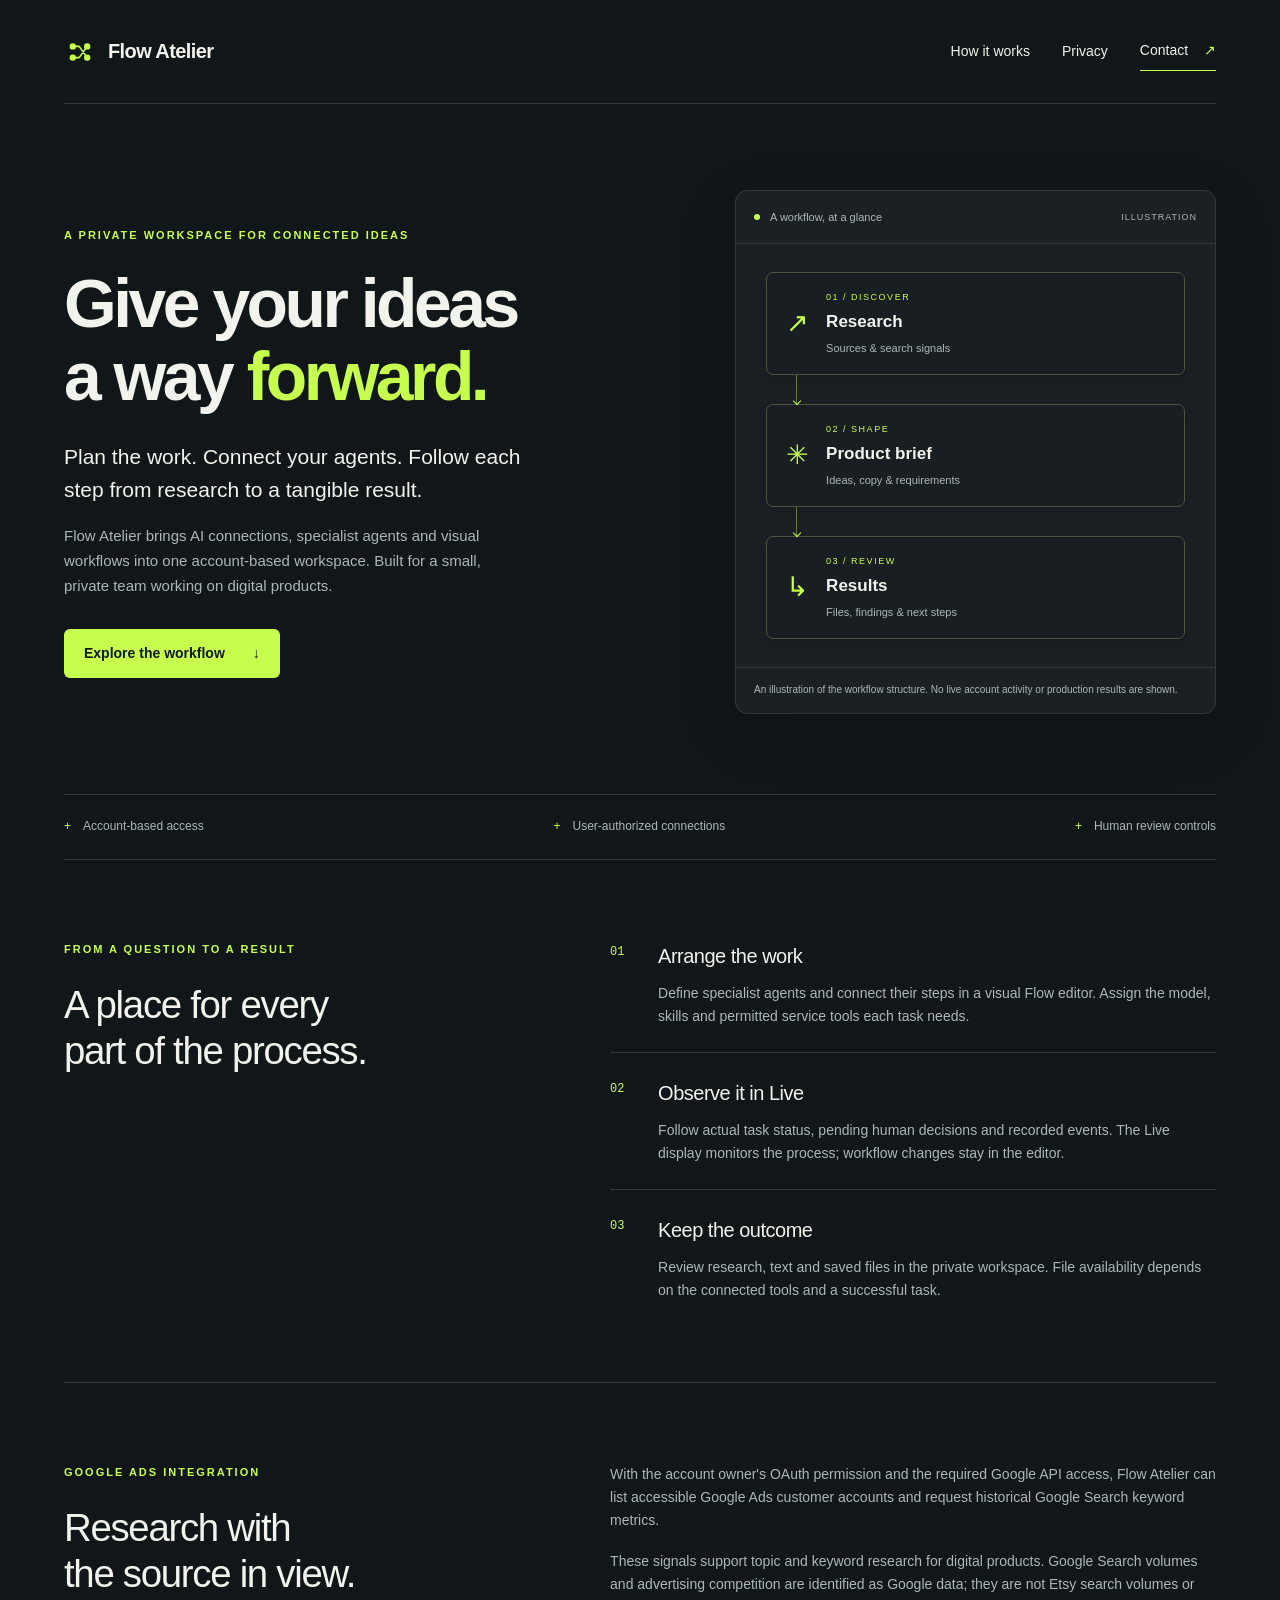
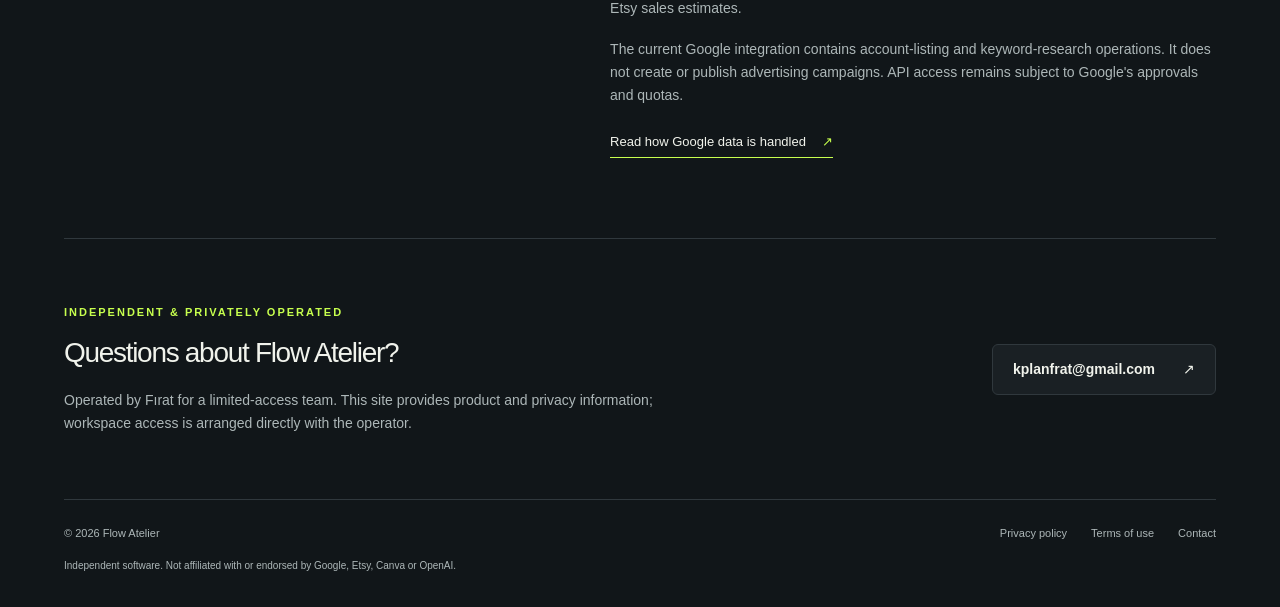
<file: index.html>
<!doctype html>
<html lang="en">
<head>
  <meta charset="utf-8">
  <meta name="viewport" content="width=device-width, initial-scale=1">
  <meta name="description" content="Flow Atelier is a private workspace for AI agents, visual workflows and source-based digital product research.">
  <meta name="theme-color" content="#111619">
  <meta name="referrer" content="strict-origin-when-cross-origin">
  <title>Flow Atelier — Ideas into workflows</title>
  <link rel="canonical" href="https://kplanfrat-eng.github.io/">
  <link rel="icon" href="/assets/flow-atelier.svg" type="image/svg+xml">
  <link rel="stylesheet" href="/assets/site.css">
</head>
<body>
  <a class="skip" href="#main">Skip to content</a>
  <header class="header shell">
    <a class="brand" href="/" aria-label="Flow Atelier home"><img src="/assets/flow-atelier.svg" width="32" height="32" alt=""><span>Flow Atelier</span></a>
    <nav aria-label="Main navigation"><a href="#how-it-works">How it works</a><a href="/privacy/">Privacy</a><a class="contact" href="mailto:kplanfrat@gmail.com">Contact <span aria-hidden="true">↗</span></a></nav>
  </header>
  <main id="main">
    <section class="hero shell">
      <div class="hero-copy">
        <p class="eyebrow">A private workspace for connected ideas</p>
        <h1>Give your ideas<br>a way <em>forward.</em></h1>
        <p class="lead">Plan the work. Connect your agents. Follow each step from research to a tangible result.</p>
        <p class="intro">Flow Atelier brings AI connections, specialist agents and visual workflows into one account-based workspace. Built for a small, private team working on digital products.</p>
        <a class="button" href="#how-it-works">Explore the workflow <span aria-hidden="true">↓</span></a>
      </div>
      <figure class="flow-figure" aria-labelledby="flow-caption">
        <div class="figure-heading"><span class="signal" aria-hidden="true"></span> A workflow, at a glance <span class="figure-label">ILLUSTRATION</span></div>
        <div class="flow-map" aria-hidden="true">
          <div class="map-node research"><span class="node-icon">↗</span><div><small>01 / DISCOVER</small><strong>Research</strong><span>Sources &amp; search signals</span></div></div>
          <div class="map-line"></div>
          <div class="map-node compose"><span class="node-icon">✳</span><div><small>02 / SHAPE</small><strong>Product brief</strong><span>Ideas, copy &amp; requirements</span></div></div>
          <div class="map-line"></div>
          <div class="map-node deliver"><span class="node-icon">↳</span><div><small>03 / REVIEW</small><strong>Results</strong><span>Files, findings &amp; next steps</span></div></div>
        </div>
        <figcaption id="flow-caption">An illustration of the workflow structure. No live account activity or production results are shown.</figcaption>
      </figure>
    </section>
    <div class="principles shell"><span>Account-based access</span><span>User-authorized connections</span><span>Human review controls</span></div>
    <section class="section shell" id="how-it-works" aria-labelledby="work-title">
      <div class="section-heading"><p class="eyebrow">From a question to a result</p><h2 id="work-title">A place for every<br>part of the process.</h2></div>
      <div class="capabilities">
        <article><span class="index">01</span><div><h3>Arrange the work</h3><p>Define specialist agents and connect their steps in a visual Flow editor. Assign the model, skills and permitted service tools each task needs.</p></div></article>
        <article><span class="index">02</span><div><h3>Observe it in Live</h3><p>Follow actual task status, pending human decisions and recorded events. The Live display monitors the process; workflow changes stay in the editor.</p></div></article>
        <article><span class="index">03</span><div><h3>Keep the outcome</h3><p>Review research, text and saved files in the private workspace. File availability depends on the connected tools and a successful task.</p></div></article>
      </div>
    </section>
    <section class="section integration shell" aria-labelledby="google-title">
      <div><p class="eyebrow">Google Ads integration</p><h2 id="google-title">Research with<br>the source in view.</h2></div>
      <div class="integration-copy"><p>With the account owner's OAuth permission and the required Google API access, Flow Atelier can list accessible Google Ads customer accounts and request historical Google Search keyword metrics.</p><p>These signals support topic and keyword research for digital products. Google Search volumes and advertising competition are identified as Google data; they are not Etsy search volumes or Etsy sales estimates.</p><p>The current Google integration contains account-listing and keyword-research operations. It does not create or publish advertising campaigns. API access remains subject to Google's approvals and quotas.</p><a class="text-link" href="/privacy/">Read how Google data is handled <span aria-hidden="true">↗</span></a></div>
    </section>
    <section class="access shell" aria-labelledby="access-title"><div><p class="eyebrow">Independent &amp; privately operated</p><h2 id="access-title">Questions about Flow Atelier?</h2><p>Operated by Fırat for a limited-access team. This site provides product and privacy information; workspace access is arranged directly with the operator.</p></div><a class="button secondary" href="mailto:kplanfrat@gmail.com">kplanfrat@gmail.com <span aria-hidden="true">↗</span></a></section>
  </main>
  <footer class="footer shell"><span>© 2026 Flow Atelier</span><nav aria-label="Legal navigation"><a href="/privacy/">Privacy policy</a><a href="/terms/">Terms of use</a><a href="mailto:kplanfrat@gmail.com">Contact</a></nav><p>Independent software. Not affiliated with or endorsed by Google, Etsy, Canva or OpenAI.</p></footer>
</body>
</html>
</file>
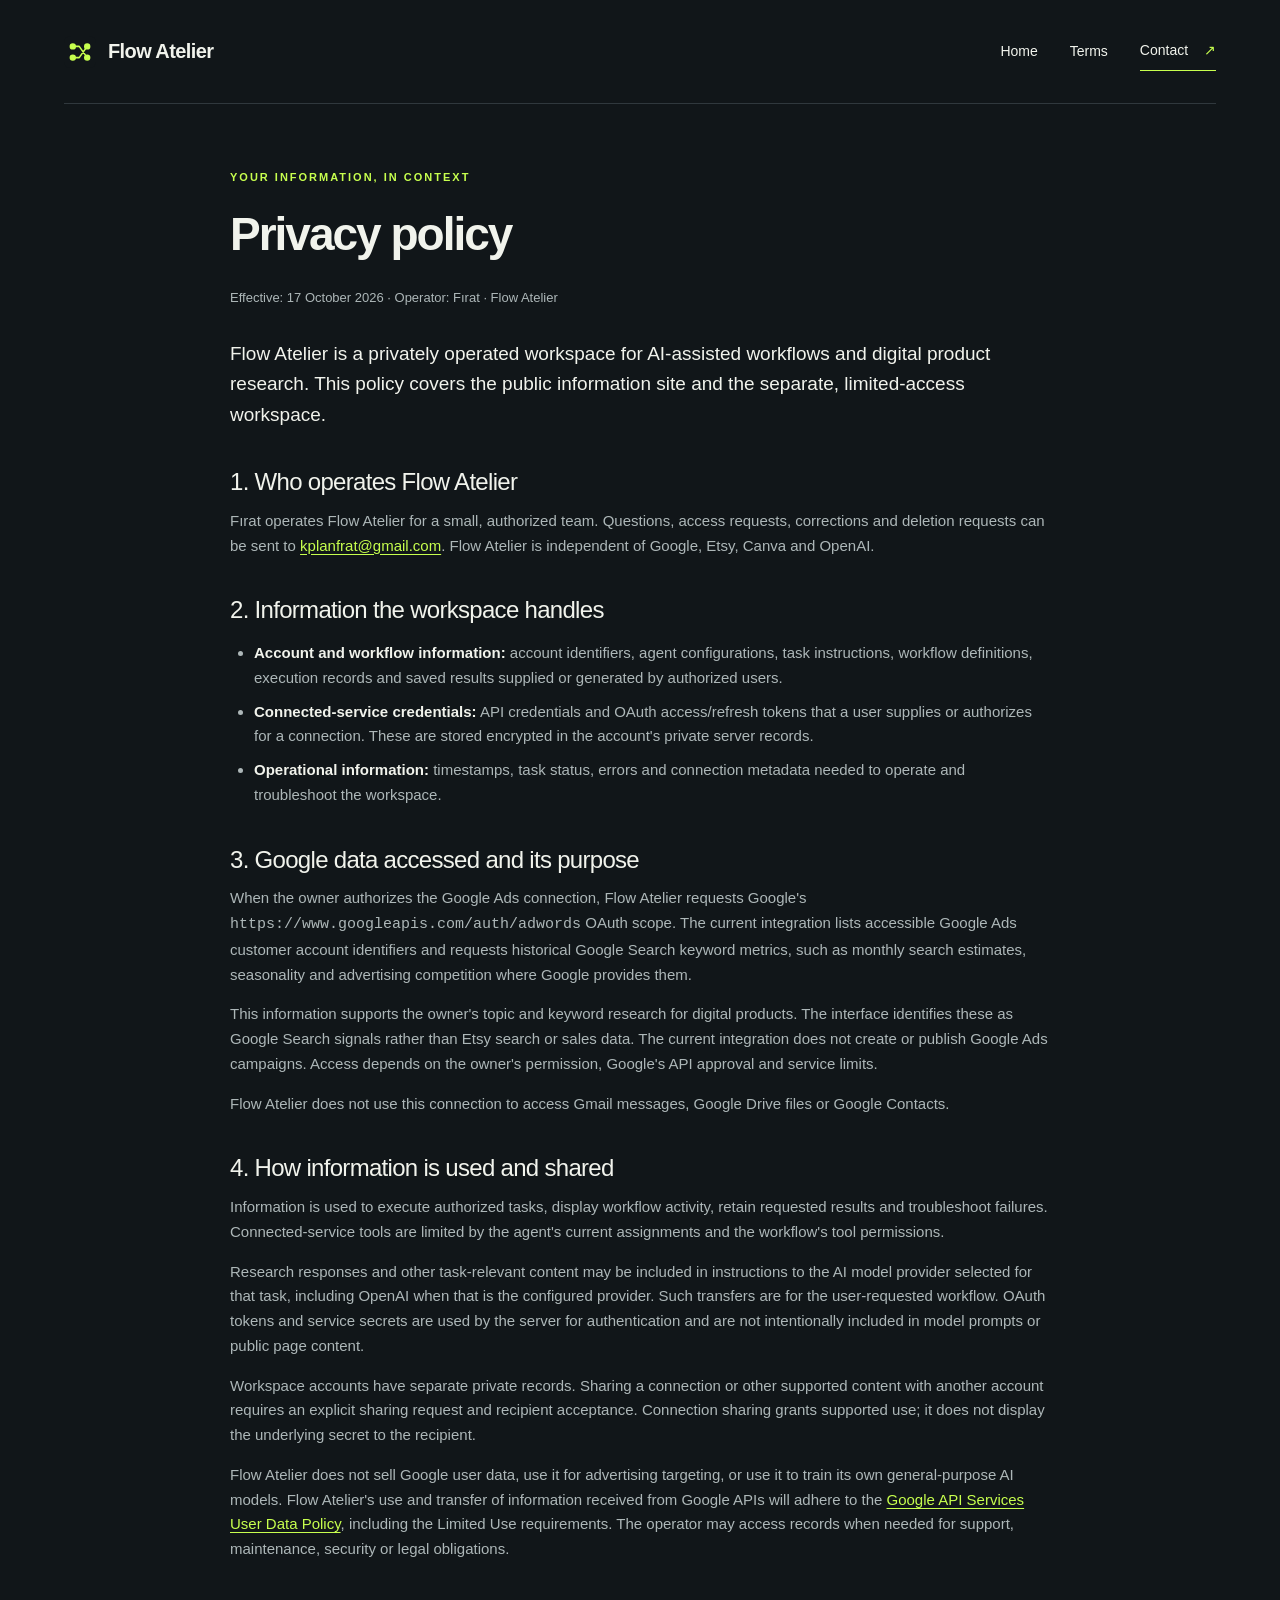
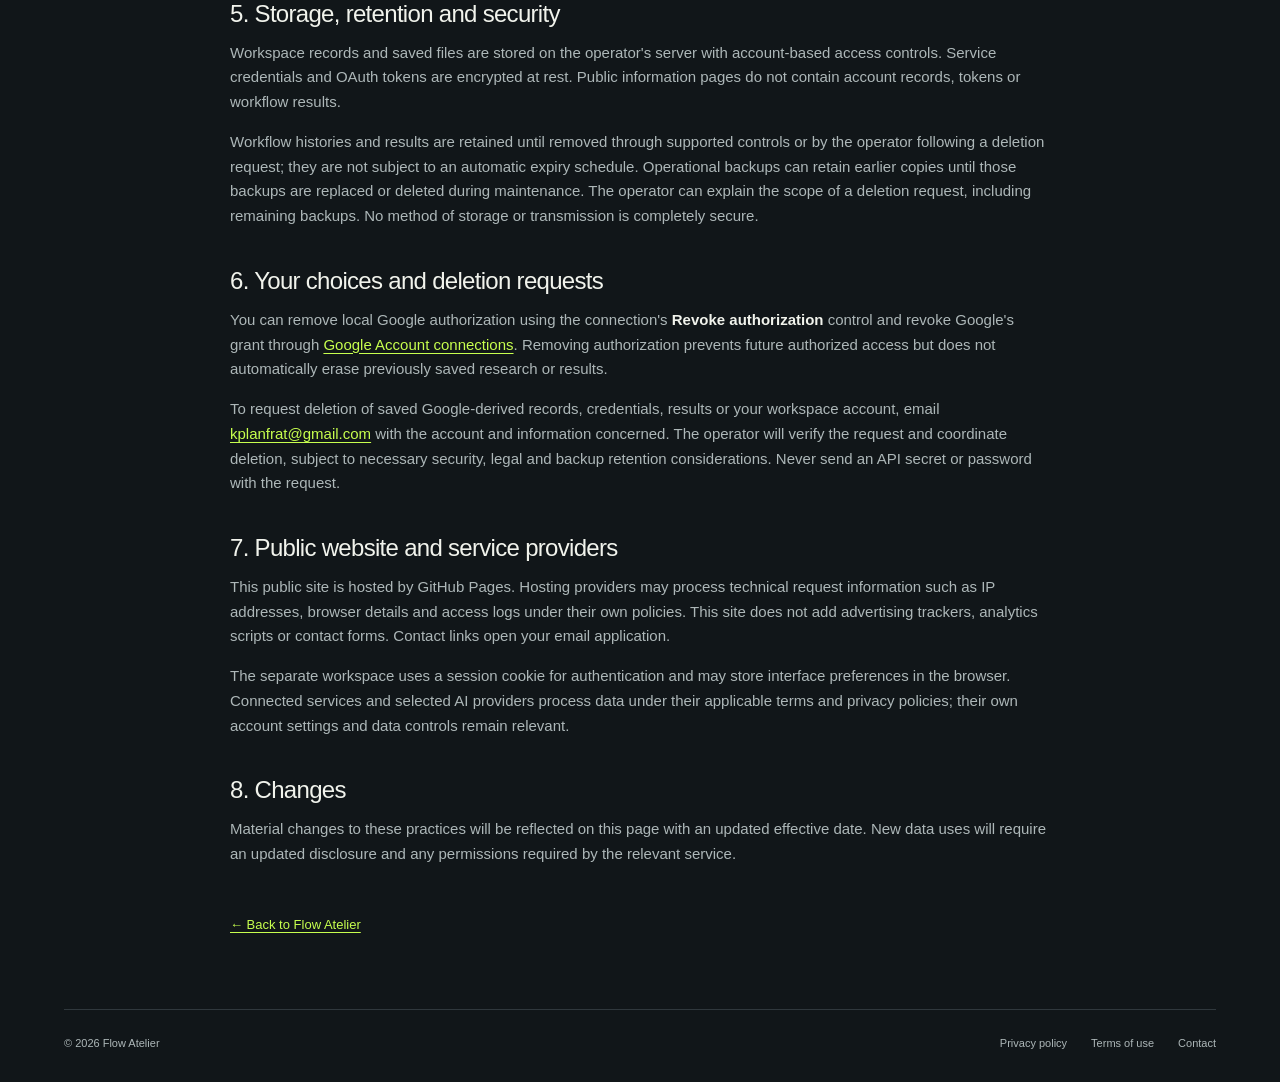
<file: privacy/index.html>
<!doctype html>
<html lang="en">
<head>
  <meta charset="utf-8"><meta name="viewport" content="width=device-width, initial-scale=1"><meta name="description" content="How Flow Atelier accesses, uses, stores and shares Google user data and other workspace information."><meta name="theme-color" content="#111619"><meta name="referrer" content="strict-origin-when-cross-origin">
  <title>Privacy Policy — Flow Atelier</title><link rel="canonical" href="https://kplanfrat-eng.github.io/privacy/"><link rel="icon" href="/assets/flow-atelier.svg" type="image/svg+xml"><link rel="stylesheet" href="/assets/site.css">
</head>
<body>
  <a class="skip" href="#main">Skip to content</a>
  <header class="header shell"><a class="brand" href="/"><img src="/assets/flow-atelier.svg" width="32" height="32" alt=""><span>Flow Atelier</span></a><nav aria-label="Main navigation"><a href="/">Home</a><a href="/terms/">Terms</a><a class="contact" href="mailto:kplanfrat@gmail.com">Contact <span aria-hidden="true">↗</span></a></nav></header>
  <main id="main" class="legal shell">
    <p class="eyebrow">Your information, in context</p><h1>Privacy policy</h1><p class="effective">Effective: 17 October 2026 · Operator: Fırat · Flow Atelier</p>
    <p class="summary">Flow Atelier is a privately operated workspace for AI-assisted workflows and digital product research. This policy covers the public information site and the separate, limited-access workspace.</p>
    <h2>1. Who operates Flow Atelier</h2><p>Fırat operates Flow Atelier for a small, authorized team. Questions, access requests, corrections and deletion requests can be sent to <a href="mailto:kplanfrat@gmail.com">kplanfrat@gmail.com</a>. Flow Atelier is independent of Google, Etsy, Canva and OpenAI.</p>
    <h2>2. Information the workspace handles</h2><ul><li><strong>Account and workflow information:</strong> account identifiers, agent configurations, task instructions, workflow definitions, execution records and saved results supplied or generated by authorized users.</li><li><strong>Connected-service credentials:</strong> API credentials and OAuth access/refresh tokens that a user supplies or authorizes for a connection. These are stored encrypted in the account's private server records.</li><li><strong>Operational information:</strong> timestamps, task status, errors and connection metadata needed to operate and troubleshoot the workspace.</li></ul>
    <h2>3. Google data accessed and its purpose</h2><p>When the owner authorizes the Google Ads connection, Flow Atelier requests Google's <code>https://www.googleapis.com/auth/adwords</code> OAuth scope. The current integration lists accessible Google Ads customer account identifiers and requests historical Google Search keyword metrics, such as monthly search estimates, seasonality and advertising competition where Google provides them.</p><p>This information supports the owner's topic and keyword research for digital products. The interface identifies these as Google Search signals rather than Etsy search or sales data. The current integration does not create or publish Google Ads campaigns. Access depends on the owner's permission, Google's API approval and service limits.</p><p>Flow Atelier does not use this connection to access Gmail messages, Google Drive files or Google Contacts.</p>
    <h2>4. How information is used and shared</h2><p>Information is used to execute authorized tasks, display workflow activity, retain requested results and troubleshoot failures. Connected-service tools are limited by the agent's current assignments and the workflow's tool permissions.</p><p>Research responses and other task-relevant content may be included in instructions to the AI model provider selected for that task, including OpenAI when that is the configured provider. Such transfers are for the user-requested workflow. OAuth tokens and service secrets are used by the server for authentication and are not intentionally included in model prompts or public page content.</p><p>Workspace accounts have separate private records. Sharing a connection or other supported content with another account requires an explicit sharing request and recipient acceptance. Connection sharing grants supported use; it does not display the underlying secret to the recipient.</p><p>Flow Atelier does not sell Google user data, use it for advertising targeting, or use it to train its own general-purpose AI models. Flow Atelier's use and transfer of information received from Google APIs will adhere to the <a href="https://developers.google.com/terms/api-services-user-data-policy" rel="noopener noreferrer">Google API Services User Data Policy</a>, including the Limited Use requirements. The operator may access records when needed for support, maintenance, security or legal obligations.</p>
    <h2>5. Storage, retention and security</h2><p>Workspace records and saved files are stored on the operator's server with account-based access controls. Service credentials and OAuth tokens are encrypted at rest. Public information pages do not contain account records, tokens or workflow results.</p><p>Workflow histories and results are retained until removed through supported controls or by the operator following a deletion request; they are not subject to an automatic expiry schedule. Operational backups can retain earlier copies until those backups are replaced or deleted during maintenance. The operator can explain the scope of a deletion request, including remaining backups. No method of storage or transmission is completely secure.</p>
    <h2>6. Your choices and deletion requests</h2><p>You can remove local Google authorization using the connection's <strong>Revoke authorization</strong> control and revoke Google's grant through <a href="https://myaccount.google.com/connections" rel="noopener noreferrer">Google Account connections</a>. Removing authorization prevents future authorized access but does not automatically erase previously saved research or results.</p><p>To request deletion of saved Google-derived records, credentials, results or your workspace account, email <a href="mailto:kplanfrat@gmail.com">kplanfrat@gmail.com</a> with the account and information concerned. The operator will verify the request and coordinate deletion, subject to necessary security, legal and backup retention considerations. Never send an API secret or password with the request.</p>
    <h2>7. Public website and service providers</h2><p>This public site is hosted by GitHub Pages. Hosting providers may process technical request information such as IP addresses, browser details and access logs under their own policies. This site does not add advertising trackers, analytics scripts or contact forms. Contact links open your email application.</p><p>The separate workspace uses a session cookie for authentication and may store interface preferences in the browser. Connected services and selected AI providers process data under their applicable terms and privacy policies; their own account settings and data controls remain relevant.</p>
    <h2>8. Changes</h2><p>Material changes to these practices will be reflected on this page with an updated effective date. New data uses will require an updated disclosure and any permissions required by the relevant service.</p>
    <a class="back" href="/">← Back to Flow Atelier</a>
  </main>
  <footer class="footer shell"><span>© 2026 Flow Atelier</span><nav aria-label="Legal navigation"><a href="/privacy/" aria-current="page">Privacy policy</a><a href="/terms/">Terms of use</a><a href="mailto:kplanfrat@gmail.com">Contact</a></nav></footer>
</body>
</html>
</file>
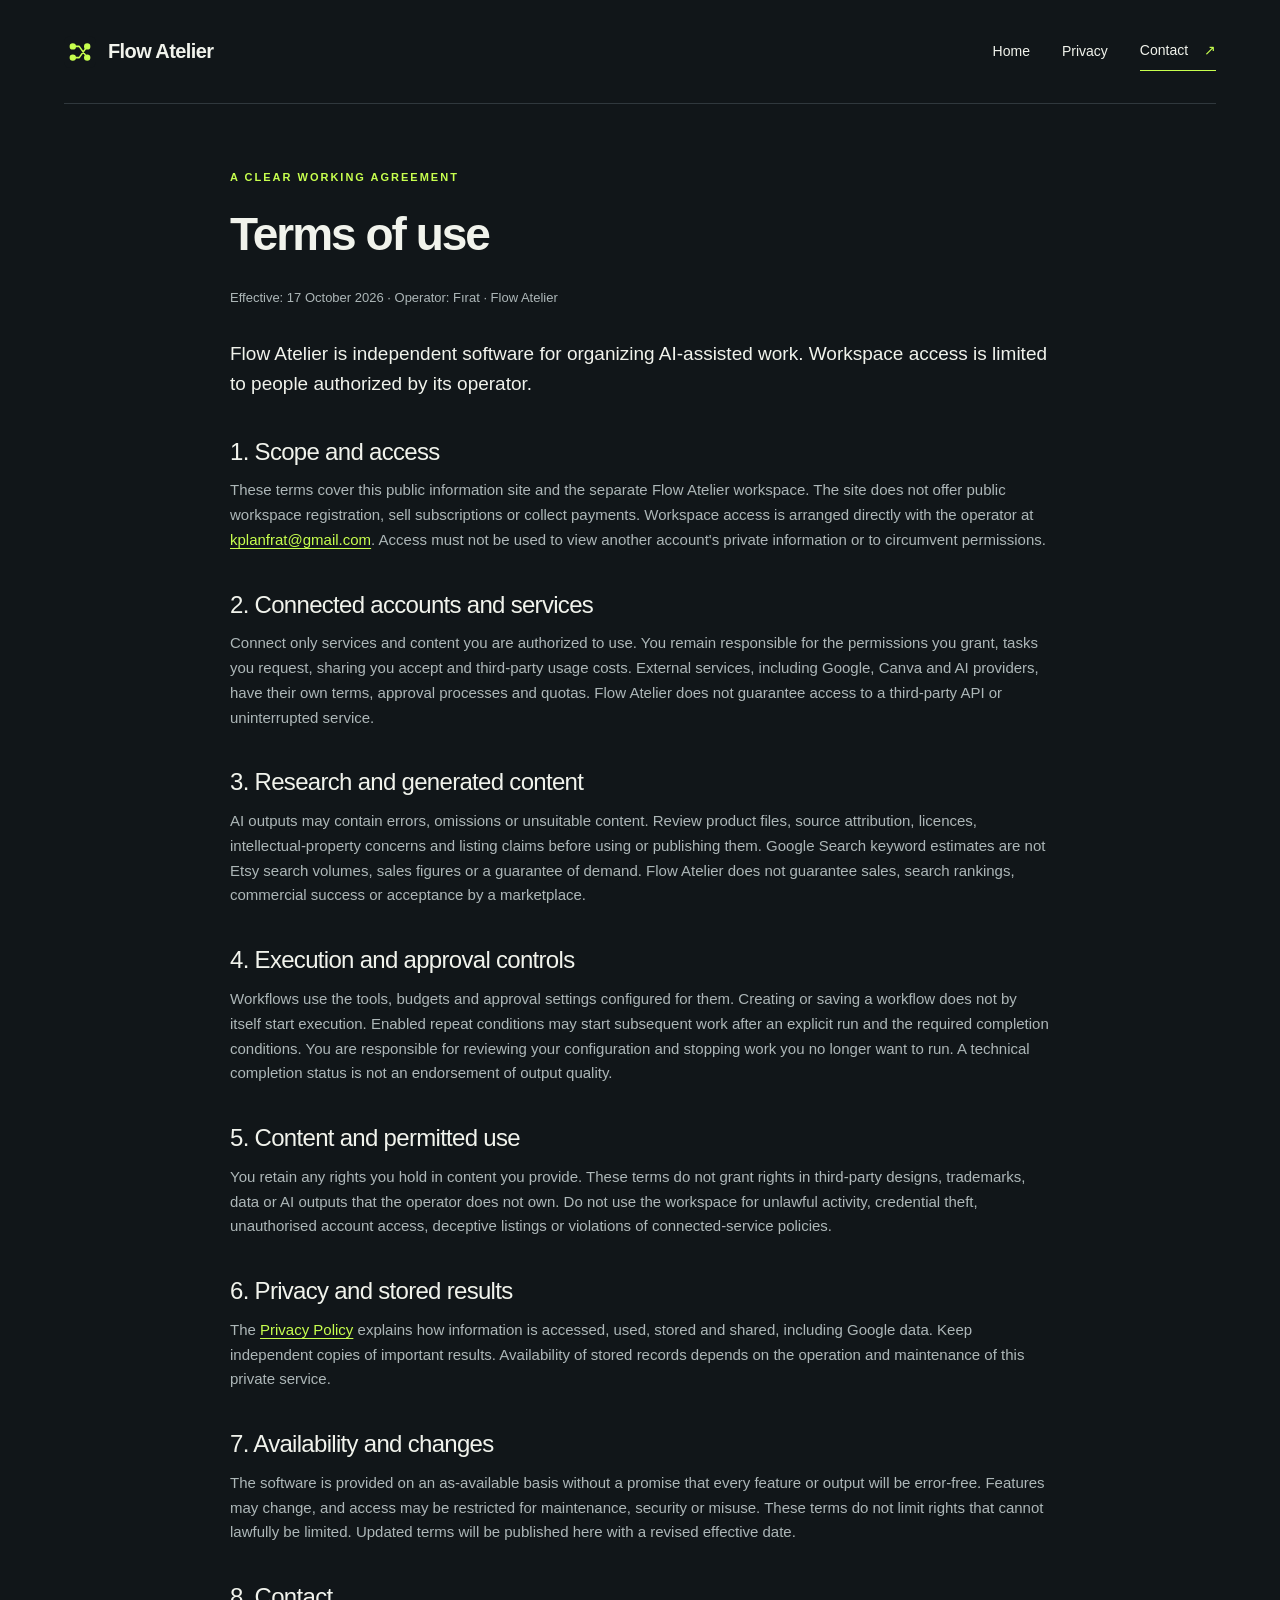
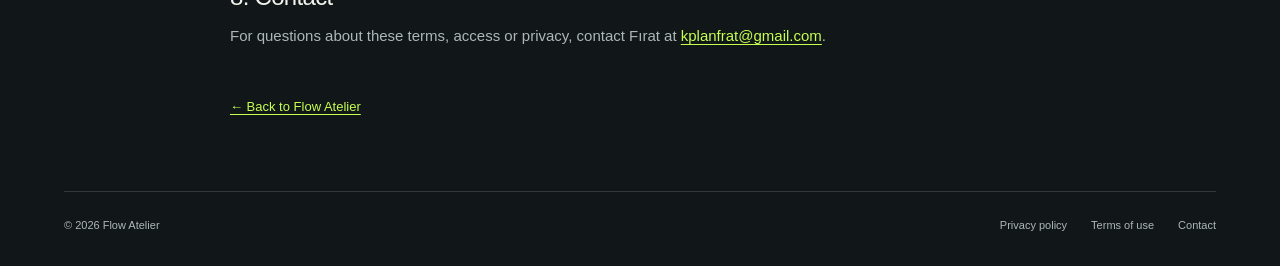
<file: terms/index.html>
<!doctype html>
<html lang="en">
<head>
  <meta charset="utf-8"><meta name="viewport" content="width=device-width, initial-scale=1"><meta name="description" content="Terms for the Flow Atelier public information site and its limited-access AI workflow workspace."><meta name="theme-color" content="#111619"><meta name="referrer" content="strict-origin-when-cross-origin">
  <title>Terms of Use — Flow Atelier</title><link rel="canonical" href="https://kplanfrat-eng.github.io/terms/"><link rel="icon" href="/assets/flow-atelier.svg" type="image/svg+xml"><link rel="stylesheet" href="/assets/site.css">
</head>
<body>
  <a class="skip" href="#main">Skip to content</a>
  <header class="header shell"><a class="brand" href="/"><img src="/assets/flow-atelier.svg" width="32" height="32" alt=""><span>Flow Atelier</span></a><nav aria-label="Main navigation"><a href="/">Home</a><a href="/privacy/">Privacy</a><a class="contact" href="mailto:kplanfrat@gmail.com">Contact <span aria-hidden="true">↗</span></a></nav></header>
  <main id="main" class="legal shell">
    <p class="eyebrow">A clear working agreement</p><h1>Terms of use</h1><p class="effective">Effective: 17 October 2026 · Operator: Fırat · Flow Atelier</p>
    <p class="summary">Flow Atelier is independent software for organizing AI-assisted work. Workspace access is limited to people authorized by its operator.</p>
    <h2>1. Scope and access</h2><p>These terms cover this public information site and the separate Flow Atelier workspace. The site does not offer public workspace registration, sell subscriptions or collect payments. Workspace access is arranged directly with the operator at <a href="mailto:kplanfrat@gmail.com">kplanfrat@gmail.com</a>. Access must not be used to view another account's private information or to circumvent permissions.</p>
    <h2>2. Connected accounts and services</h2><p>Connect only services and content you are authorized to use. You remain responsible for the permissions you grant, tasks you request, sharing you accept and third-party usage costs. External services, including Google, Canva and AI providers, have their own terms, approval processes and quotas. Flow Atelier does not guarantee access to a third-party API or uninterrupted service.</p>
    <h2>3. Research and generated content</h2><p>AI outputs may contain errors, omissions or unsuitable content. Review product files, source attribution, licences, intellectual-property concerns and listing claims before using or publishing them. Google Search keyword estimates are not Etsy search volumes, sales figures or a guarantee of demand. Flow Atelier does not guarantee sales, search rankings, commercial success or acceptance by a marketplace.</p>
    <h2>4. Execution and approval controls</h2><p>Workflows use the tools, budgets and approval settings configured for them. Creating or saving a workflow does not by itself start execution. Enabled repeat conditions may start subsequent work after an explicit run and the required completion conditions. You are responsible for reviewing your configuration and stopping work you no longer want to run. A technical completion status is not an endorsement of output quality.</p>
    <h2>5. Content and permitted use</h2><p>You retain any rights you hold in content you provide. These terms do not grant rights in third-party designs, trademarks, data or AI outputs that the operator does not own. Do not use the workspace for unlawful activity, credential theft, unauthorised account access, deceptive listings or violations of connected-service policies.</p>
    <h2>6. Privacy and stored results</h2><p>The <a href="/privacy/">Privacy Policy</a> explains how information is accessed, used, stored and shared, including Google data. Keep independent copies of important results. Availability of stored records depends on the operation and maintenance of this private service.</p>
    <h2>7. Availability and changes</h2><p>The software is provided on an as-available basis without a promise that every feature or output will be error-free. Features may change, and access may be restricted for maintenance, security or misuse. These terms do not limit rights that cannot lawfully be limited. Updated terms will be published here with a revised effective date.</p>
    <h2>8. Contact</h2><p>For questions about these terms, access or privacy, contact Fırat at <a href="mailto:kplanfrat@gmail.com">kplanfrat@gmail.com</a>.</p>
    <a class="back" href="/">← Back to Flow Atelier</a>
  </main>
  <footer class="footer shell"><span>© 2026 Flow Atelier</span><nav aria-label="Legal navigation"><a href="/privacy/">Privacy policy</a><a href="/terms/" aria-current="page">Terms of use</a><a href="mailto:kplanfrat@gmail.com">Contact</a></nav></footer>
</body>
</html>
</file>
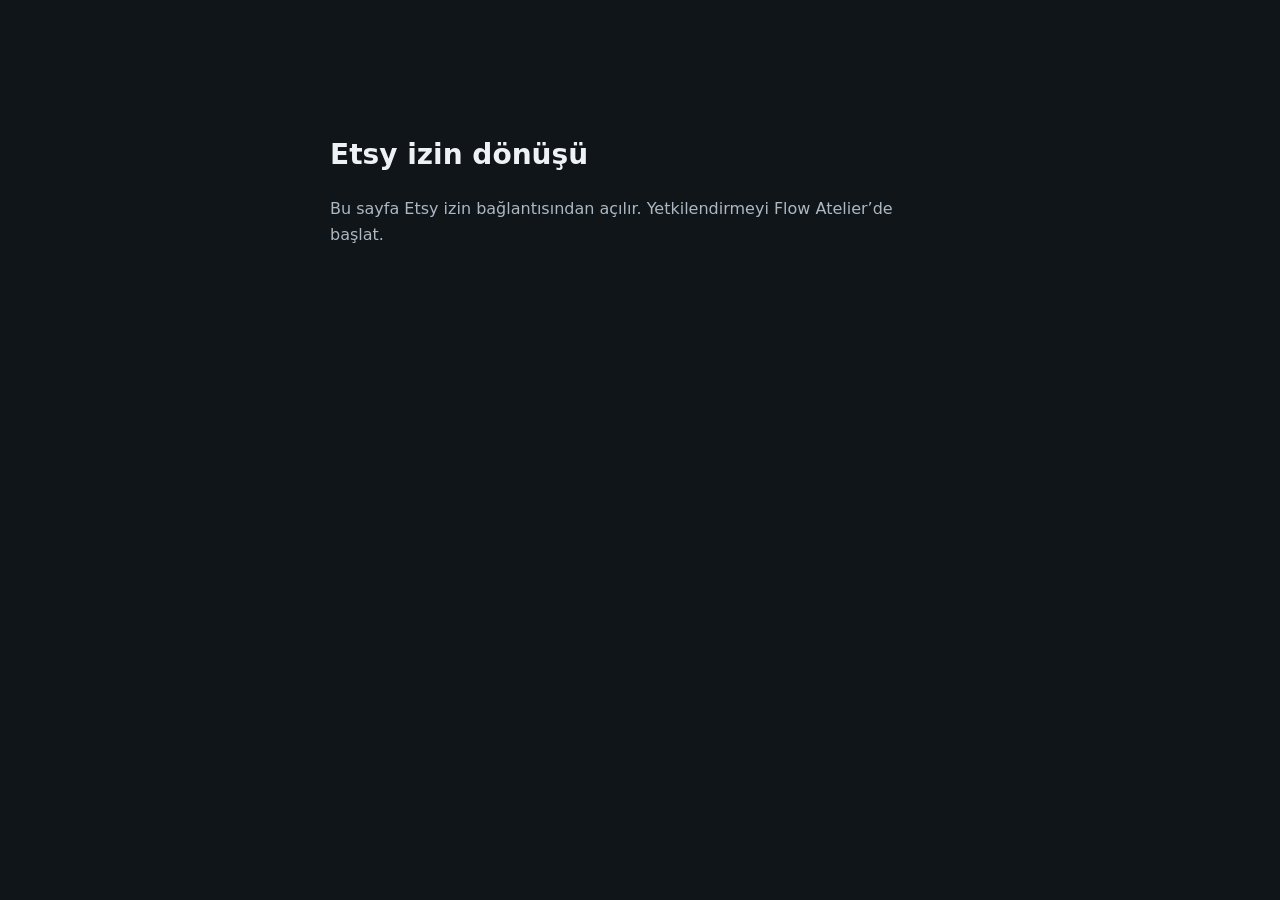
<file: oauth/service-callback.html>
<!doctype html>
<html lang="tr">
<head>
<meta charset="utf-8">
<meta name="viewport" content="width=device-width,initial-scale=1">
<meta name="referrer" content="no-referrer">
<meta name="robots" content="noindex,nofollow,noarchive">
<meta http-equiv="Content-Security-Policy" content="default-src 'none'; script-src 'sha256-MOJlsNIcO9E3ZZfsPPAqueSznbbJKVp1jp8OB+pNjYw='; style-src 'unsafe-inline'; connect-src 'none'; img-src 'none'; base-uri 'none'; form-action 'none'">
<title>Flow Atelier · Etsy yetkilendirmesi</title>
<style>html{color-scheme:dark;background:#101519;color:#eef2f4;font:16px/1.6 system-ui}body{max-width:620px;margin:10vh auto;padding:24px}h1{font-size:28px}p{color:#adb8c1}label{display:block}textarea{box-sizing:border-box;width:100%;min-height:150px;margin:12px 0;padding:12px;border:1px solid #3a454d;border-radius:8px;background:#181f25;color:#eef2f4;overflow-wrap:anywhere}button{padding:12px 18px;border:0;border-radius:8px;background:#c8ff60;color:#17200d;font:inherit;font-weight:600;cursor:pointer}button:focus-visible,textarea:focus-visible{outline:2px solid #c8ff60;outline-offset:3px}[hidden]{display:none!important}</style>
</head>
<body>
<h1>Etsy izin dönüşü</h1>
<p id="message" role="status">Bu sayfa Etsy izin bağlantısından açılır. Yetkilendirmeyi Flow Atelier’de başlat.</p>
<section id="result" hidden>
<p>Aşağıdaki tam dönüş adresini kopyala. Flow Atelier’de açık olan “Hesabı yetkilendir” penceresinin “Dönüş adresi” alanına yapıştır ve “Yetkilendirmeyi tamamla” düğmesine bas.</p>
<label for="callback">Tam dönüş adresi</label>
<textarea id="callback" readonly autocomplete="off" spellcheck="false"></textarea>
<button id="copy" type="button">Dönüş adresini kopyala</button>
<p>Bu bağlantıyı sohbetten gönderme. Sayfayı tamamladıktan sonra kapatabilirsin. Mağaza bağlantısı Flow Atelier’de doğrulanana kadar tamamlanmış sayılmaz.</p>
</section>
<script>
'use strict';
const callback=location.href;
history.replaceState(null,'',location.pathname);
const parameters=new URL(callback).searchParams;
if(!parameters.has('error')&&parameters.getAll('code').length===1&&parameters.get('code')&&parameters.getAll('state').length===1&&parameters.get('state')&&callback.length<16000){
 document.getElementById('message').textContent='Etsy izin yanıtı alındı. Son adımı Flow Atelier’de tamamla.';
 document.getElementById('result').hidden=false;
 const field=document.getElementById('callback');field.value=callback;
 document.getElementById('copy').onclick=async()=>{try{await navigator.clipboard.writeText(callback);document.getElementById('message').textContent='Kopyalandı. Flow Atelier’deki Dönüş adresi alanına yapıştır.'}catch{field.focus();field.select();document.getElementById('message').textContent='Adres seçildi. Ctrl+C ile kopyalayabilirsin.'}};
}else if(parameters.has('error'))document.getElementById('message').textContent='Etsy izni tamamlanmadı. Flow Atelier’e dönüp yetkilendirmeyi yeniden başlat.';
</script>
</body>
</html>
</file>
<file: assets/site.css>
:root{color-scheme:dark;--bg:#111619;--panel:#1a2024;--fg:#f1f3ec;--muted:#adb7b8;--line:#30383d;--lime:#c7ff4e;font-family:Inter,"Segoe UI",Arial,sans-serif;font-size:16px;font-synthesis:none}
*{box-sizing:border-box}html{scroll-behavior:smooth;scroll-padding-top:24px}body{margin:0;background:var(--bg);color:var(--fg);line-height:1.65}a{color:inherit;text-decoration:none}a:hover{color:var(--lime)}a:focus-visible{outline:2px solid var(--lime);outline-offset:6px}img{display:block;max-width:100%}.shell{width:min(1152px,calc(100% - 64px));margin-inline:auto}.skip{position:absolute;top:12px;left:12px;background:var(--lime);color:var(--bg);padding:8px 16px;z-index:5;transform:translateY(-200%)}.skip:focus{transform:none}.header{display:flex;align-items:center;justify-content:space-between;gap:24px;min-height:104px;border-bottom:1px solid var(--line)}.brand{display:inline-flex;align-items:center;gap:12px;font-size:20px;font-weight:650;letter-spacing:-.6px}.header nav{display:flex;align-items:center;gap:32px;font-size:14px}.contact{border-bottom:1px solid var(--lime);padding-block:7px}.contact span{margin-left:12px;color:var(--lime)}.hero{display:grid;grid-template-columns:1.25fr 1fr;gap:70px;padding-block:86px 80px;align-items:center}.eyebrow{text-transform:uppercase;letter-spacing:2px;font-size:11px;font-weight:650;color:var(--lime);margin:0 0 24px}h1,h2,h3,p,figure{margin-top:0}h1{font-size:clamp(44px,5.3vw,70px);line-height:1.07;letter-spacing:-3.5px;font-weight:600;margin-bottom:28px}h1 em{font-style:normal;color:var(--lime)}.lead{font-size:21px;line-height:1.55;max-width:480px;margin-bottom:18px}.intro{color:var(--muted);font-size:15px;max-width:450px;margin-bottom:30px}.button{display:inline-flex;justify-content:space-between;align-items:center;gap:28px;background:var(--lime);color:var(--bg);padding:13px 20px;border-radius:6px;font-size:14px;font-weight:650;min-height:48px}.button:hover{color:var(--bg);background:#d7ff85}.button.secondary{background:var(--panel);color:var(--fg);border:1px solid var(--line);white-space:nowrap}.button.secondary:hover{border-color:var(--lime);color:var(--lime)}.flow-figure{margin:0;background:var(--panel);border:1px solid var(--line);border-radius:12px;overflow:hidden;align-self:center;box-shadow:0 18px 60px #0002}.figure-heading{display:flex;align-items:center;gap:10px;padding:17px 18px;border-bottom:1px solid var(--line);font-size:11px;color:var(--muted)}.signal{width:6px;height:6px;background:var(--lime);border-radius:50%;flex:none}.figure-label{margin-left:auto;font-size:9px;letter-spacing:1px}.flow-map{padding:28px 30px;background-image:radial-gradient(#59636a3d .7px,transparent .7px);background-size:18px 18px}.map-node{display:flex;gap:17px;align-items:center;background:#181e21;border:1px solid #49553e;border-radius:7px;padding:17px 18px;box-shadow:0 6px 12px #0002}.map-node small{font-size:9px;color:var(--lime);letter-spacing:1.5px;display:block;margin-bottom:3px}.map-node strong{display:block;font-size:17px;font-weight:600}.map-node div>span{display:block;font-size:11px;color:var(--muted);margin-top:3px}.node-icon{color:var(--lime);font-size:27px;line-height:1;min-width:24px;text-align:center}.map-line{width:1px;background:#677748;height:29px;margin-left:30px;position:relative}.map-line:after{content:"";position:absolute;bottom:0;left:-2px;width:5px;height:5px;border-right:1px solid var(--lime);border-bottom:1px solid var(--lime);transform:rotate(45deg)}figcaption{padding:14px 18px;border-top:1px solid var(--line);color:var(--muted);font-size:10px;line-height:1.65}.principles{display:flex;flex-wrap:wrap;justify-content:space-between;gap:18px;padding:22px 0;border-top:1px solid var(--line);border-bottom:1px solid var(--line);font-size:12px;color:var(--muted)}.principles span:before{content:"+";display:inline-block;margin-right:12px;color:var(--lime)}.section{display:grid;grid-template-columns:1fr 1.3fr;gap:80px;padding-block:80px;border-bottom:1px solid var(--line)}h2{font-size:clamp(28px,3vw,39px);line-height:1.2;letter-spacing:-1.3px;font-weight:500;margin-bottom:20px}.capabilities article{display:flex;gap:28px;padding:24px 0;border-top:1px solid var(--line)}.capabilities article:first-child{padding-top:0;border:0}.capabilities article:last-child{padding-bottom:0}.index{font-family:ui-monospace,monospace;color:var(--lime);font-size:12px;min-width:20px;margin-top:3px}h3{font-size:20px;letter-spacing:-.5px;font-weight:500;margin-bottom:9px}.capabilities p,.integration-copy p{font-size:14px;color:var(--muted);margin-bottom:0}.integration-copy p+p{margin-top:18px}.text-link{display:inline-block;color:var(--fg);border-bottom:1px solid var(--lime);margin-top:24px;font-size:13px;padding-bottom:5px}.text-link span{padding-left:12px;color:var(--lime)}.access{display:flex;align-items:center;gap:48px;justify-content:space-between;padding-block:64px}.access .eyebrow{margin-bottom:14px}.access h2{font-size:28px}.access p:not(.eyebrow){font-size:14px;color:var(--muted);max-width:650px;margin-bottom:0}.footer{display:flex;align-items:center;flex-wrap:wrap;justify-content:space-between;gap:16px;padding-block:24px 32px;border-top:1px solid var(--line);font-size:11px;color:var(--muted)}.footer nav{display:flex;gap:24px}.footer p{width:100%;margin-bottom:0;font-size:10px}.legal{max-width:820px;padding-block:64px 72px}.legal h1{font-size:46px;letter-spacing:-2px}.legal .effective{font-size:13px;color:var(--muted);margin-bottom:30px}.legal .summary{font-size:19px;color:var(--fg);line-height:1.6;margin-bottom:38px}.legal h2{font-size:24px;letter-spacing:-.7px;margin-top:38px;margin-bottom:12px}.legal p,.legal li{font-size:15px;color:var(--muted)}.legal a{color:var(--lime);text-decoration:underline;text-underline-offset:3px;overflow-wrap:anywhere}.legal ul,.legal ol{padding-left:24px}.legal li+li{margin-top:9px}.legal strong{color:var(--fg);font-weight:600}.legal .eyebrow{font-size:11px;color:var(--lime)}.legal .back{display:inline-block;font-size:13px;margin-top:32px}.notfound{min-height:60vh}
@media(max-width:900px){.hero{gap:32px}.section{gap:36px}.header nav{gap:20px}.hero h1{font-size:52px}.flow-map{padding:24px 20px}.access{flex-direction:column;align-items:flex-start;gap:24px}.map-node{padding:16px 12px;gap:12px}.figure-heading{flex-wrap:wrap;gap:8px}}
@media(max-width:680px){.shell{width:calc(100% - 36px)}.header{min-height:88px;gap:14px;flex-wrap:wrap;padding-block:18px}.header nav{gap:18px;font-size:12px;flex-wrap:wrap}.brand{font-size:18px}.hero{grid-template-columns:1fr;padding-block:48px;gap:36px}.hero h1{font-size:clamp(42px,10vw,62px);letter-spacing:-2px}.eyebrow{font-size:10px;letter-spacing:1.5px}.lead{font-size:19px}.section{grid-template-columns:1fr;padding-block:48px;gap:26px}.section-heading h2 br,.integration h2 br{display:none}.section-heading h2{max-width:360px}.principles{display:grid;justify-content:start;gap:12px}.capabilities article{gap:18px}.access{padding-block:44px}.access h2{font-size:26px}.button.secondary{white-space:normal;overflow-wrap:anywhere;max-width:100%;gap:16px}.footer{align-items:flex-start}.footer nav{gap:18px;flex-wrap:wrap}.legal{padding-block:42px}.legal h1{font-size:38px;letter-spacing:-1.5px}.legal h2{font-size:22px}.legal .summary{font-size:18px}.flow-map{padding:24px}.figure-heading{font-size:10px}.figure-label{font-size:9px}figcaption{font-size:11px}}
.legal code{overflow-wrap:anywhere}.hero>*{min-width:0}
@media(prefers-reduced-motion:reduce){html{scroll-behavior:auto}}
</file>
